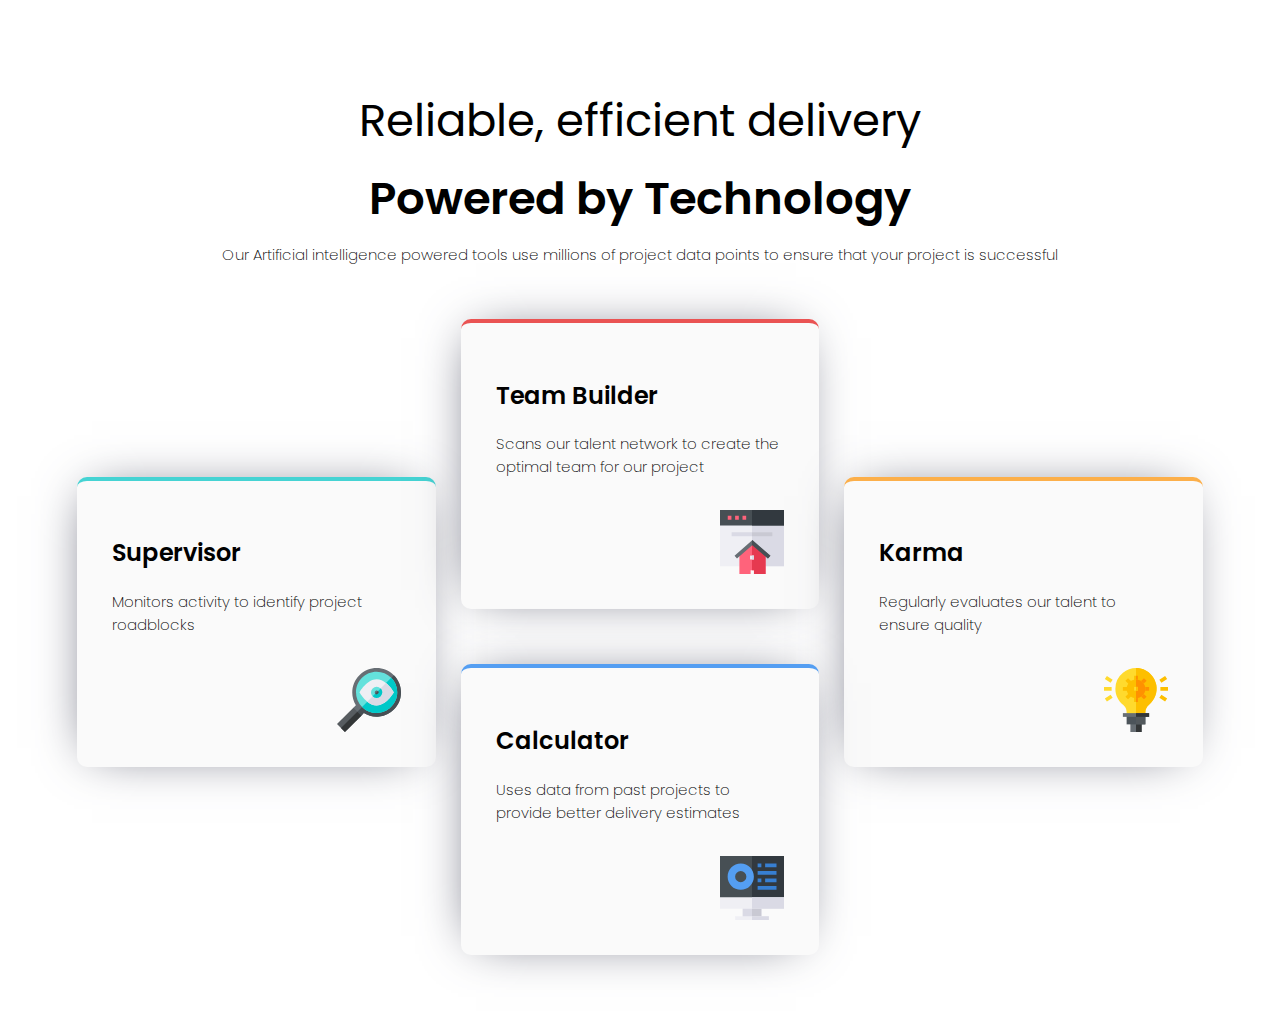
<file: index.html>
<!DOCTYPE html>
<html lang="en">
<head>
    <meta charset="UTF-8">
    <meta name="viewport" content="width=device-width, initial-scale=1.0">
    <title>Four Card Section</title>
    <link rel="shortcut icon" href="images/favicon-32x32.png" type="image/x-icon">
    <link rel="stylesheet" href="Scss/main.css">
    <!-- Import the corresponding Google font family  (Poppins) -->
    <link rel="preconnect" href="https://fonts.googleapis.com">
    <link rel="preconnect" href="https://fonts.gstatic.com" crossorigin>
    <link href="https://fonts.googleapis.com/css2?family=Poppins:wght@200;400;600&display=swap" rel="stylesheet">
</head>
<body>
    <header>
        <p class="header__text header__text--weight-400 header__text--medium-font">Reliable, efficient delivery</p>
        <h1 class="header__text header__text--weight-600 header__text--medium-font">Powered by Technology</h1>
        <p class="header__text header__text--weight-200">Our Artificial intelligence powered tools use millions of project data points to ensure that your project is successful</p>
    </header>
    <main>
        <section class="card card--border-Cyan">
            <h2 class="card__title">Supervisor</h2>
            <p class="card__text">Monitors activity to identify project roadblocks</p>
            <svg class="card__icon" xmlns="http://www.w3.org/2000/svg" width="64" height="64"><g fill="none"><path fill="#676E74" d="M56.842 7.158c-9.526-9.563-24.902-9.525-34.428 0-8.025 8.026-9.45 20.44-3.525 30.003l-2.513 2.55-1.356 6.144 4.214 4.214 5.093-2.408 2.512-2.55a24.254 24.254 0 0030.003-3.525c9.563-9.526 9.525-24.902 0-34.428z"/><path fill="#474F54" d="M24.327 47.661l2.512-2.55a24.254 24.254 0 0030.003-3.525c9.563-9.526 9.525-24.902 0-34.428l-40.26 40.26 2.652 2.651 5.093-2.408z"/><path fill="#64E1DC" d="M54.213 9.787a20.56 20.56 0 00-14.585-6.041C28.236 3.746 19 12.98 19 24.372a20.564 20.564 0 006.041 14.586 20.564 20.564 0 0014.586 6.04c11.392 0 20.626-9.234 20.626-20.626a20.56 20.56 0 00-6.041-14.585z"/><path fill="#00C8C8" d="M60.254 24.372a20.56 20.56 0 00-6.041-14.585l-29.17 29.17A20.564 20.564 0 0039.627 45c11.392 0 20.626-9.235 20.626-20.627z"/><path fill="#EFEFF4" d="M56.239 23.41c-.184-.307-2.98-4.914-7.281-8.368-2.63-2.113-5.822-3.796-9.33-3.796-9.242 0-16.314 11.669-16.61 12.165l-.576.961.575.961c.184.309 2.98 4.916 7.28 8.37 2.631 2.112 5.823 3.795 9.33 3.795 9.243 0 16.315-11.668 16.612-12.165l.574-.96-.574-.962z"/><path fill="#DADAE5" d="M56.239 25.333l.574-.96-.574-.962c-.184-.308-2.98-4.915-7.281-8.369l-18.66 18.66c2.63 2.113 5.822 3.796 9.33 3.796 9.242 0 16.314-11.668 16.61-12.165z"/><path fill="#64E1DC" d="M43.604 20.396a5.607 5.607 0 00-3.976-1.65 5.632 5.632 0 00-5.626 5.626c0 1.551.631 2.958 1.65 3.976a5.609 5.609 0 003.976 1.65 5.632 5.632 0 005.625-5.626c0-1.55-.63-2.957-1.649-3.976z"/><path fill="#00C8C8" d="M45.253 24.372c0-1.55-.63-2.957-1.649-3.976l-7.952 7.952a5.608 5.608 0 003.976 1.65 5.632 5.632 0 005.625-5.626z"/><path fill="#676E74" d="M40.954 23.046a1.876 1.876 0 10-1.326 3.2 1.876 1.876 0 001.326-3.2z"/><path fill="#474F54" d="M41.503 24.372c0-.517-.21-.986-.55-1.326l-2.65 2.652a1.876 1.876 0 003.2-1.326z"/><path fill="#575C60" d="M20.333 43.667l-3.957-3.957L0 56.049l3.975 3.976L7.951 64l16.376-16.339z"/><path fill="#333637" d="M24.327 47.661l-3.994-3.994L3.975 60.025 7.951 64z"/></g></svg>
        </section>
        <section class="card card--border-Red">
            <h2 class="card__title">Team Builder</h2>
            <p class="card__text">Scans our talent network to create the optimal team for our project</p>
            <svg class="card__icon" xmlns="http://www.w3.org/2000/svg" width="64" height="64"><g fill="none"><path fill="#EFEFF4" d="M64 14.454v41.788H0V14.454l3.75-3.787h56.5z"/><path fill="#DADAE5" d="M64 14.454v41.788H32V10.667h28.25z"/><path fill="#474F54" d="M0 0h64v15.515H0z"/><path fill="#32393F" d="M32 0h32v15.515H32z"/><g fill="#FF637B"><path d="M7.758 5.818h3.685v3.879H7.758zM15.128 5.818h3.685v3.879h-3.685zM22.497 5.818h3.685v3.879h-3.685z"/></g><path fill="#FF637B" d="M45.576 42.245V64H34.355v-3.71h-3.74V64H19.394V42.245l11.37-9.275h3.105z"/><path fill="#DADAE5" d="M11.636 22.303h41.697v3.879H11.636z"/><path fill="#C9C9D3" d="M32 22.303h20.364v3.879H32z"/><path fill="#E63950" d="M45.576 42.245V64H33.939v-3.71H32V32.97h1.435z"/><path fill="#EFEFF4" d="M30.061 45.576h3.878v3.879h-3.878z"/><path fill="#DADAE5" d="M32 45.576h1.939v3.879H32z"/><path fill="#676E74" d="M50.424 45.779l-2.452 2.706-15.487-13.526-15.488 13.526-2.452-2.706 17.94-15.718z"/><path fill="#474F54" d="M32 30.061l18.424 15.718-2.518 2.706L32 34.959z"/></g></svg>
        </section>
        <section class="card card--border-Orange">
            <h2 class="card__title">Karma</h2>
            <p class="card__text">Regularly evaluates our talent to ensure quality</p>
            <svg class="card__icon" xmlns="http://www.w3.org/2000/svg" width="64" height="64"><g fill="none"><path fill="#676E74" d="M26.375 52.625h11.25V64h-11.25z"/><path fill="#333637" d="M32 52.625h5.625V64H32z"/><path fill="#4C545A" d="M22.625 47h18.75v9.375h-18.75z"/><path fill="#52585C" d="M32 47h9.375v9.375H32z"/><path fill="#FFDA2D" d="M45.012 36.725c-2.325 1.913-3.637 4.612-3.637 7.425V47h-18.75v-2.85c0-2.85-1.238-5.512-3.3-7.125-5.062-3.938-7.95-9.862-7.95-16.275a20.585 20.585 0 017.613-16.013C22.7 1.737 27.238 0 32 0c1.462 0 2.962.15 4.425.45 8.1 1.688 14.475 8.45 15.9 16.663 1.275 7.5-1.425 14.85-7.313 19.612z"/><path fill="#FDBF00" d="M45.012 36.725c-2.325 1.913-3.637 4.612-3.637 7.425V47H32V0c1.462 0 2.962.15 4.425.45 8.1 1.688 14.475 8.45 15.9 16.663 1.275 7.5-1.425 14.85-7.313 19.612z"/><path fill="#676E74" d="M18.875 45.125h26.25v3.75h-26.25z"/><path fill="#FF9100" d="M39.956 10.143l2.651 2.651-3.979 3.978-2.651-2.651z"/><path fill="#FDBF00" d="M25.372 24.727l2.651 2.651-3.979 3.979-2.651-2.651zM30.125 28.25h3.75v5.625h-3.75z"/><path fill="#FF9100" d="M38.628 24.727l3.979 3.979-2.651 2.651-3.979-3.979zM39.5 18.875h5.625v3.75H39.5z"/><path fill="#FDBF00" d="M24.044 10.143l3.979 3.979-2.651 2.65-3.979-3.978zM18.875 18.875H24.5v3.75h-5.625zM30.125 7.625h3.75v5.625h-3.75z"/><g fill="#FFDA2D"><path d="M0 18.875h7.625v3.75H0zM6.585 14.81l-5.75-3.75 2.08-3.12 5.75 3.75zM2.915 33.56l-2.08-3.12 5.75-3.75 2.08 3.12z"/></g><path fill="#FDBF00" d="M56.375 18.875H64v3.75h-7.625zM61.085 33.56l-5.75-3.75 2.08-3.12 5.75 3.75zM57.415 14.81l-2.08-3.12 5.75-3.75 2.08 3.12z"/><path fill="#FF9100" d="M32 7.625h1.875v5.625H32zM32 28.25h1.875v5.625H32z"/><path fill="#333637" d="M32 45.125h13.125v3.75H32z"/><path fill="#FDBF00" d="M32 11.375c-5.175 0-9.375 4.2-9.375 9.375s4.2 9.375 9.375 9.375 9.375-4.2 9.375-9.375-4.2-9.375-9.375-9.375z"/><path fill="#FF9100" d="M32 30.125v-18.75c5.175 0 9.375 4.2 9.375 9.375s-4.2 9.375-9.375 9.375z"/><path fill="#FFDA2D" d="M30.125 18.875h3.75v3.75h-3.75z"/><path fill="#FDBF00" d="M32 18.875h1.875v3.75H32z"/></g></svg>
        </section>
        <section class="card card--border-Blue">
            <h2 class="card__title">Calculator</h2>
            <p class="card__text">Uses data from past projects to provide better delivery estimates</p>
            <svg class="card__icon" xmlns="http://www.w3.org/2000/svg" width="64" height="64"><g fill="none"><path fill="#474F54" d="M64 0v41.25l-3.75 3.875H3.75L0 41.25V0z"/><path fill="#32393F" d="M64 0v41.25l-3.75 3.875H32V0z"/><path fill="#DADAE5" d="M22.625 50.875h18.75v11.25h-18.75z"/><path fill="#C9C9D3" d="M32 50.875h9.375v11.25H32z"/><path fill="#EFEFF4" d="M0 41.25h64v11.5H0z"/><path fill="#DADAE5" d="M32 41.25h32v11.5H32z"/><path fill="#EFEFF4" d="M15.125 60.25h33.75V64h-33.75z"/><path fill="#DADAE5" d="M32 60.25h16.875V64H32z"/><path fill="#549EF2" d="M20.75 7.5c-7.236 0-13.125 5.889-13.125 13.125S13.514 33.75 20.75 33.75s13.125-5.889 13.125-13.125S27.986 7.5 20.75 7.5zm0 18.75a5.631 5.631 0 01-5.625-5.625A5.631 5.631 0 0120.75 15a5.631 5.631 0 015.625 5.625 5.631 5.631 0 01-5.625 5.625z"/><g fill="#377FD2"><path d="M45.125 7.5H56.5v3.75H45.125zM37.625 7.5h3.75v3.75h-3.75zM45.125 22.5H56.5v3.75H45.125zM37.625 22.5h3.75v3.75h-3.75zM37.625 15H56.5v3.75H37.625zM37.625 30H56.5v3.75H37.625z"/></g></g></svg>
        </section>
    </main>
</body>
</html>
</file>
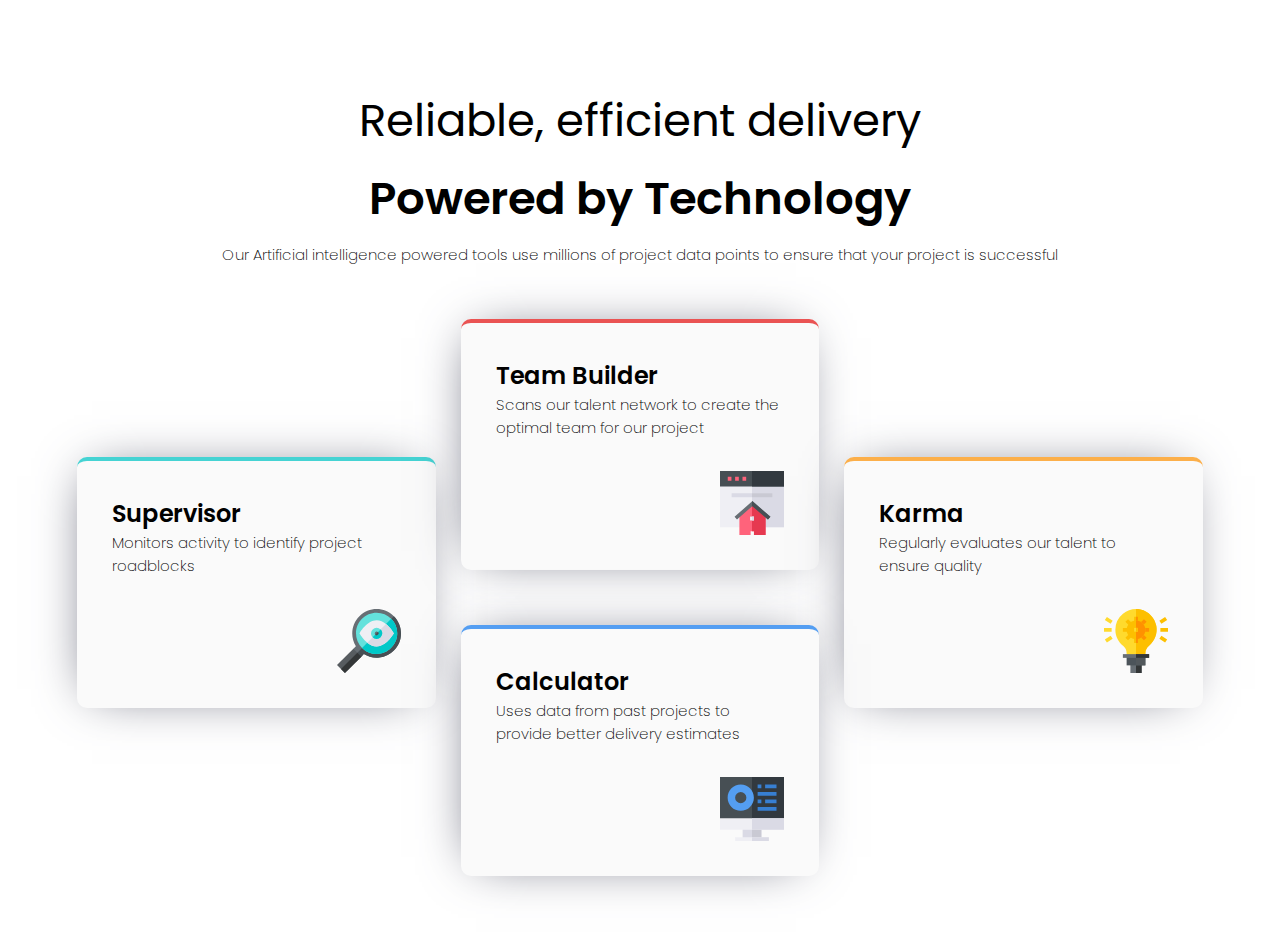
<file: four-card-feature-section-master/index.html>
<!DOCTYPE html>
<html lang="en">
<head>
    <meta charset="UTF-8">
    <meta name="viewport" content="width=device-width, initial-scale=1.0">
    <title>Document</title>
    <link rel="stylesheet" href="Scss/main.css">
    <!-- Import the corresponding Google font family  (Poppins) -->
    <link rel="preconnect" href="https://fonts.googleapis.com">
    <link rel="preconnect" href="https://fonts.gstatic.com" crossorigin>
    <link href="https://fonts.googleapis.com/css2?family=Poppins:wght@200;400;600&display=swap" rel="stylesheet">
</head>
<body>
    <header>
        <p class="header__text header__text--weight-400 header__text--medium-font">Reliable, efficient delivery</p>
        <p class="header__text header__text--weight-600 header__text--medium-font">Powered by Technology</p>
        <p class="header__text header__text--weight-200">Our Artificial intelligence powered tools use millions of project data points to ensure that your project is successful</p>
    </header>
    <main>
        <section class="card card--border-Cyan">
            <div class="card__title">Supervisor</div>
            <p class="card__text">Monitors activity to identify project roadblocks</p>
            <svg class="card__icon" xmlns="http://www.w3.org/2000/svg" width="64" height="64"><g fill="none"><path fill="#676E74" d="M56.842 7.158c-9.526-9.563-24.902-9.525-34.428 0-8.025 8.026-9.45 20.44-3.525 30.003l-2.513 2.55-1.356 6.144 4.214 4.214 5.093-2.408 2.512-2.55a24.254 24.254 0 0030.003-3.525c9.563-9.526 9.525-24.902 0-34.428z"/><path fill="#474F54" d="M24.327 47.661l2.512-2.55a24.254 24.254 0 0030.003-3.525c9.563-9.526 9.525-24.902 0-34.428l-40.26 40.26 2.652 2.651 5.093-2.408z"/><path fill="#64E1DC" d="M54.213 9.787a20.56 20.56 0 00-14.585-6.041C28.236 3.746 19 12.98 19 24.372a20.564 20.564 0 006.041 14.586 20.564 20.564 0 0014.586 6.04c11.392 0 20.626-9.234 20.626-20.626a20.56 20.56 0 00-6.041-14.585z"/><path fill="#00C8C8" d="M60.254 24.372a20.56 20.56 0 00-6.041-14.585l-29.17 29.17A20.564 20.564 0 0039.627 45c11.392 0 20.626-9.235 20.626-20.627z"/><path fill="#EFEFF4" d="M56.239 23.41c-.184-.307-2.98-4.914-7.281-8.368-2.63-2.113-5.822-3.796-9.33-3.796-9.242 0-16.314 11.669-16.61 12.165l-.576.961.575.961c.184.309 2.98 4.916 7.28 8.37 2.631 2.112 5.823 3.795 9.33 3.795 9.243 0 16.315-11.668 16.612-12.165l.574-.96-.574-.962z"/><path fill="#DADAE5" d="M56.239 25.333l.574-.96-.574-.962c-.184-.308-2.98-4.915-7.281-8.369l-18.66 18.66c2.63 2.113 5.822 3.796 9.33 3.796 9.242 0 16.314-11.668 16.61-12.165z"/><path fill="#64E1DC" d="M43.604 20.396a5.607 5.607 0 00-3.976-1.65 5.632 5.632 0 00-5.626 5.626c0 1.551.631 2.958 1.65 3.976a5.609 5.609 0 003.976 1.65 5.632 5.632 0 005.625-5.626c0-1.55-.63-2.957-1.649-3.976z"/><path fill="#00C8C8" d="M45.253 24.372c0-1.55-.63-2.957-1.649-3.976l-7.952 7.952a5.608 5.608 0 003.976 1.65 5.632 5.632 0 005.625-5.626z"/><path fill="#676E74" d="M40.954 23.046a1.876 1.876 0 10-1.326 3.2 1.876 1.876 0 001.326-3.2z"/><path fill="#474F54" d="M41.503 24.372c0-.517-.21-.986-.55-1.326l-2.65 2.652a1.876 1.876 0 003.2-1.326z"/><path fill="#575C60" d="M20.333 43.667l-3.957-3.957L0 56.049l3.975 3.976L7.951 64l16.376-16.339z"/><path fill="#333637" d="M24.327 47.661l-3.994-3.994L3.975 60.025 7.951 64z"/></g></svg>
        </section>
        <section class="card card--border-Red">
            <div class="card__title">Team Builder</div>
            <p class="card__text">Scans our talent network to create the optimal team for our project</p>
            <svg class="card__icon" xmlns="http://www.w3.org/2000/svg" width="64" height="64"><g fill="none"><path fill="#EFEFF4" d="M64 14.454v41.788H0V14.454l3.75-3.787h56.5z"/><path fill="#DADAE5" d="M64 14.454v41.788H32V10.667h28.25z"/><path fill="#474F54" d="M0 0h64v15.515H0z"/><path fill="#32393F" d="M32 0h32v15.515H32z"/><g fill="#FF637B"><path d="M7.758 5.818h3.685v3.879H7.758zM15.128 5.818h3.685v3.879h-3.685zM22.497 5.818h3.685v3.879h-3.685z"/></g><path fill="#FF637B" d="M45.576 42.245V64H34.355v-3.71h-3.74V64H19.394V42.245l11.37-9.275h3.105z"/><path fill="#DADAE5" d="M11.636 22.303h41.697v3.879H11.636z"/><path fill="#C9C9D3" d="M32 22.303h20.364v3.879H32z"/><path fill="#E63950" d="M45.576 42.245V64H33.939v-3.71H32V32.97h1.435z"/><path fill="#EFEFF4" d="M30.061 45.576h3.878v3.879h-3.878z"/><path fill="#DADAE5" d="M32 45.576h1.939v3.879H32z"/><path fill="#676E74" d="M50.424 45.779l-2.452 2.706-15.487-13.526-15.488 13.526-2.452-2.706 17.94-15.718z"/><path fill="#474F54" d="M32 30.061l18.424 15.718-2.518 2.706L32 34.959z"/></g></svg>
        </section>
        <section class="card card--border-Orange">
            <div class="card__title">Karma</div>
            <p class="card__text">Regularly evaluates our talent to ensure quality</p>
            <svg class="card__icon" xmlns="http://www.w3.org/2000/svg" width="64" height="64"><g fill="none"><path fill="#676E74" d="M26.375 52.625h11.25V64h-11.25z"/><path fill="#333637" d="M32 52.625h5.625V64H32z"/><path fill="#4C545A" d="M22.625 47h18.75v9.375h-18.75z"/><path fill="#52585C" d="M32 47h9.375v9.375H32z"/><path fill="#FFDA2D" d="M45.012 36.725c-2.325 1.913-3.637 4.612-3.637 7.425V47h-18.75v-2.85c0-2.85-1.238-5.512-3.3-7.125-5.062-3.938-7.95-9.862-7.95-16.275a20.585 20.585 0 017.613-16.013C22.7 1.737 27.238 0 32 0c1.462 0 2.962.15 4.425.45 8.1 1.688 14.475 8.45 15.9 16.663 1.275 7.5-1.425 14.85-7.313 19.612z"/><path fill="#FDBF00" d="M45.012 36.725c-2.325 1.913-3.637 4.612-3.637 7.425V47H32V0c1.462 0 2.962.15 4.425.45 8.1 1.688 14.475 8.45 15.9 16.663 1.275 7.5-1.425 14.85-7.313 19.612z"/><path fill="#676E74" d="M18.875 45.125h26.25v3.75h-26.25z"/><path fill="#FF9100" d="M39.956 10.143l2.651 2.651-3.979 3.978-2.651-2.651z"/><path fill="#FDBF00" d="M25.372 24.727l2.651 2.651-3.979 3.979-2.651-2.651zM30.125 28.25h3.75v5.625h-3.75z"/><path fill="#FF9100" d="M38.628 24.727l3.979 3.979-2.651 2.651-3.979-3.979zM39.5 18.875h5.625v3.75H39.5z"/><path fill="#FDBF00" d="M24.044 10.143l3.979 3.979-2.651 2.65-3.979-3.978zM18.875 18.875H24.5v3.75h-5.625zM30.125 7.625h3.75v5.625h-3.75z"/><g fill="#FFDA2D"><path d="M0 18.875h7.625v3.75H0zM6.585 14.81l-5.75-3.75 2.08-3.12 5.75 3.75zM2.915 33.56l-2.08-3.12 5.75-3.75 2.08 3.12z"/></g><path fill="#FDBF00" d="M56.375 18.875H64v3.75h-7.625zM61.085 33.56l-5.75-3.75 2.08-3.12 5.75 3.75zM57.415 14.81l-2.08-3.12 5.75-3.75 2.08 3.12z"/><path fill="#FF9100" d="M32 7.625h1.875v5.625H32zM32 28.25h1.875v5.625H32z"/><path fill="#333637" d="M32 45.125h13.125v3.75H32z"/><path fill="#FDBF00" d="M32 11.375c-5.175 0-9.375 4.2-9.375 9.375s4.2 9.375 9.375 9.375 9.375-4.2 9.375-9.375-4.2-9.375-9.375-9.375z"/><path fill="#FF9100" d="M32 30.125v-18.75c5.175 0 9.375 4.2 9.375 9.375s-4.2 9.375-9.375 9.375z"/><path fill="#FFDA2D" d="M30.125 18.875h3.75v3.75h-3.75z"/><path fill="#FDBF00" d="M32 18.875h1.875v3.75H32z"/></g></svg>
        </section>
        <section class="card card--border-Blue">
            <div class="card__title">Calculator</div>
            <p class="card__text">Uses data from past projects to provide better delivery estimates</p>
            <svg class="card__icon" xmlns="http://www.w3.org/2000/svg" width="64" height="64"><g fill="none"><path fill="#474F54" d="M64 0v41.25l-3.75 3.875H3.75L0 41.25V0z"/><path fill="#32393F" d="M64 0v41.25l-3.75 3.875H32V0z"/><path fill="#DADAE5" d="M22.625 50.875h18.75v11.25h-18.75z"/><path fill="#C9C9D3" d="M32 50.875h9.375v11.25H32z"/><path fill="#EFEFF4" d="M0 41.25h64v11.5H0z"/><path fill="#DADAE5" d="M32 41.25h32v11.5H32z"/><path fill="#EFEFF4" d="M15.125 60.25h33.75V64h-33.75z"/><path fill="#DADAE5" d="M32 60.25h16.875V64H32z"/><path fill="#549EF2" d="M20.75 7.5c-7.236 0-13.125 5.889-13.125 13.125S13.514 33.75 20.75 33.75s13.125-5.889 13.125-13.125S27.986 7.5 20.75 7.5zm0 18.75a5.631 5.631 0 01-5.625-5.625A5.631 5.631 0 0120.75 15a5.631 5.631 0 015.625 5.625 5.631 5.631 0 01-5.625 5.625z"/><g fill="#377FD2"><path d="M45.125 7.5H56.5v3.75H45.125zM37.625 7.5h3.75v3.75h-3.75zM45.125 22.5H56.5v3.75H45.125zM37.625 22.5h3.75v3.75h-3.75zM37.625 15H56.5v3.75H37.625zM37.625 30H56.5v3.75H37.625z"/></g></g></svg>
        </section>
    </main>
</body>
</html>
</file>
<file: Scss/main.css>
* {
  box-sizing: border-box;
}

body, p {
  margin: 0;
}

body {
  font-family: 'Poppins', sans-serif;
  font-size: 15px;
  padding: clamp(2.5rem, 6vw, 9.5rem);
  background-color: white;
}

header {
  margin-bottom: 3.3rem;
  text-align: center;
}
header .header__text--weight-400 {
  font-weight: 400;
}
header .header__text--weight-600 {
  font-weight: 600;
}
header .header__text--weight-200 {
  font-weight: 200;
}
header > :not(:last-child) {
  margin: 10px;
}
header .header__text--medium-font {
  font-size: clamp(22px, 4.5vw, 45px);
}

main > :not(:last-child) {
  margin-bottom: 30px;
}
main > .card--border-Cyan {
  border-top: solid 4.5px hsl(180, 62%, 55%);
}
main > .card--border-Red {
  border-top: solid 4.5px hsl(0, 78%, 62%);
}
main > .card--border-Orange {
  border-top: solid 4.5px hsl(34, 97%, 64%);
}
main > .card--border-Blue {
  border-top: solid 4.5px hsl(212, 86%, 64%);
}
@media (width > 1240px) {
  main {
    display: grid;
    gap: 25px;
    grid-template-columns: repeat(3, 1fr);
  }
  main > :last-child {
    grid-column: 2/3;
  }
  main > :nth-child(odd) {
    grid-row: span 2;
    height: -moz-fit-content;
    height: fit-content;
    align-self: center;
  }
}

.card {
  padding: 35px;
  background-color: hsl(0, 0%, 98%);
  border-radius: 10px;
  display: flex;
  flex-direction: column;
  box-shadow: -4px 0px 50px -19px hsl(234, 12%, 34%);
}
.card .card__title {
  font-size: 24px;
  font-weight: 600;
}
.card .card__text {
  margin-bottom: 32px;
  font-weight: 200;
}
.card .card__icon {
  align-self: flex-end;
}/*# sourceMappingURL=main.css.map */
</file>
<file: four-card-feature-section-master/Scss/main.css>
* {
  box-sizing: border-box;
}

body, p {
  margin: 0;
}

body {
  font-family: 'Poppins', sans-serif;
  font-size: 15px;
  padding: clamp(2.5rem, 6vw, 9.5rem);
  background-color: white;
}

header {
  margin-bottom: 3.3rem;
  text-align: center;
}
header .header__text--weight-400 {
  font-weight: 400;
}
header .header__text--weight-600 {
  font-weight: 600;
}
header .header__text--weight-200 {
  font-weight: 200;
}
header > :not(:last-child) {
  margin: 10px;
}
header .header__text--medium-font {
  font-size: clamp(22px, 4.5vw, 45px);
}

main > :not(:last-child) {
  margin-bottom: 30px;
}
main > .card--border-Cyan {
  border-top: solid 4.5px hsl(180, 62%, 55%);
}
main > .card--border-Red {
  border-top: solid 4.5px hsl(0, 78%, 62%);
}
main > .card--border-Orange {
  border-top: solid 4.5px hsl(34, 97%, 64%);
}
main > .card--border-Blue {
  border-top: solid 4.5px hsl(212, 86%, 64%);
}
@media (width > 1240px) {
  main {
    display: grid;
    gap: 25px;
    grid-template-columns: repeat(3, 1fr);
  }
  main > :last-child {
    grid-column: 2/3;
  }
  main > :nth-child(odd) {
    grid-row: span 2;
    height: -moz-fit-content;
    height: fit-content;
    align-self: center;
  }
}

.card {
  padding: 35px;
  background-color: hsl(0, 0%, 98%);
  border-radius: 10px;
  display: flex;
  flex-direction: column;
  box-shadow: -4px 0px 50px -19px hsl(234, 12%, 34%);
}
.card .card__title {
  font-size: 24px;
  font-weight: 600;
}
.card .card__text {
  margin-bottom: 32px;
  font-weight: 200;
}
.card .card__icon {
  align-self: flex-end;
}/*# sourceMappingURL=main.css.map */
</file>
